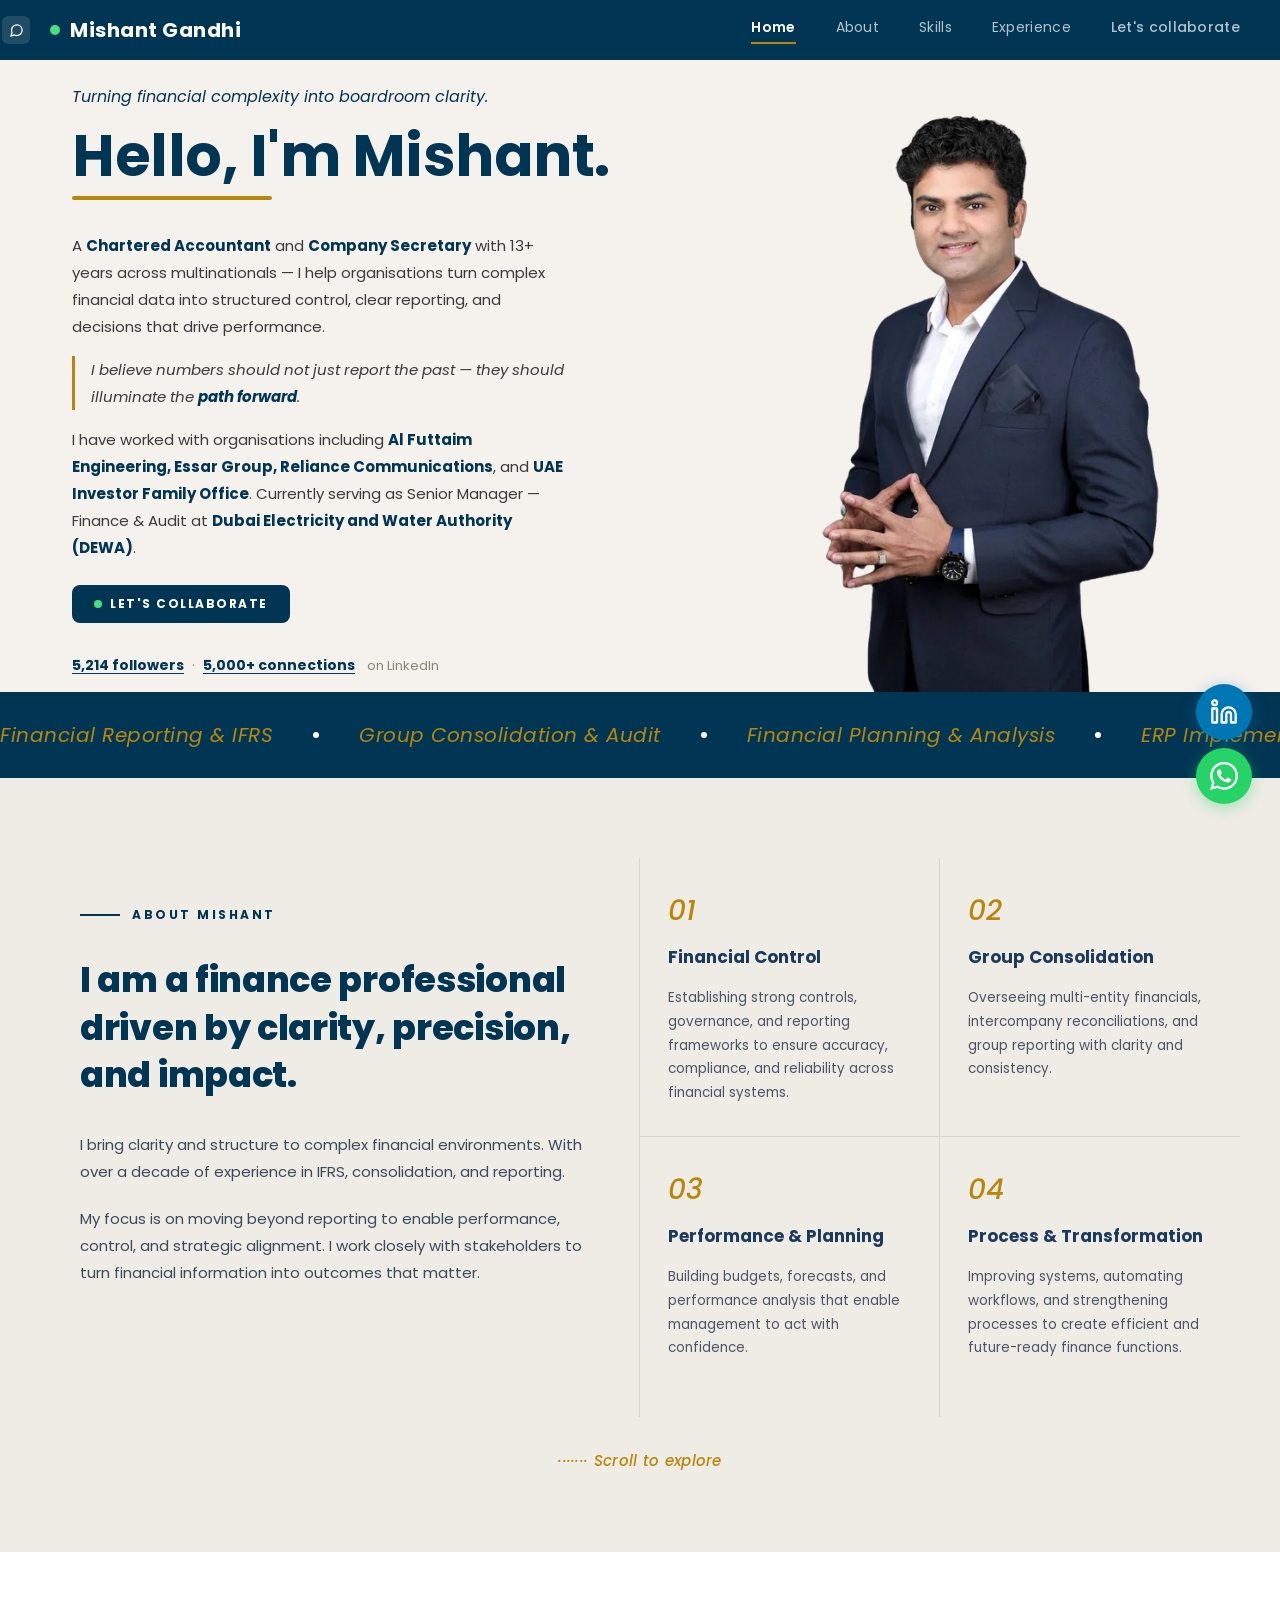
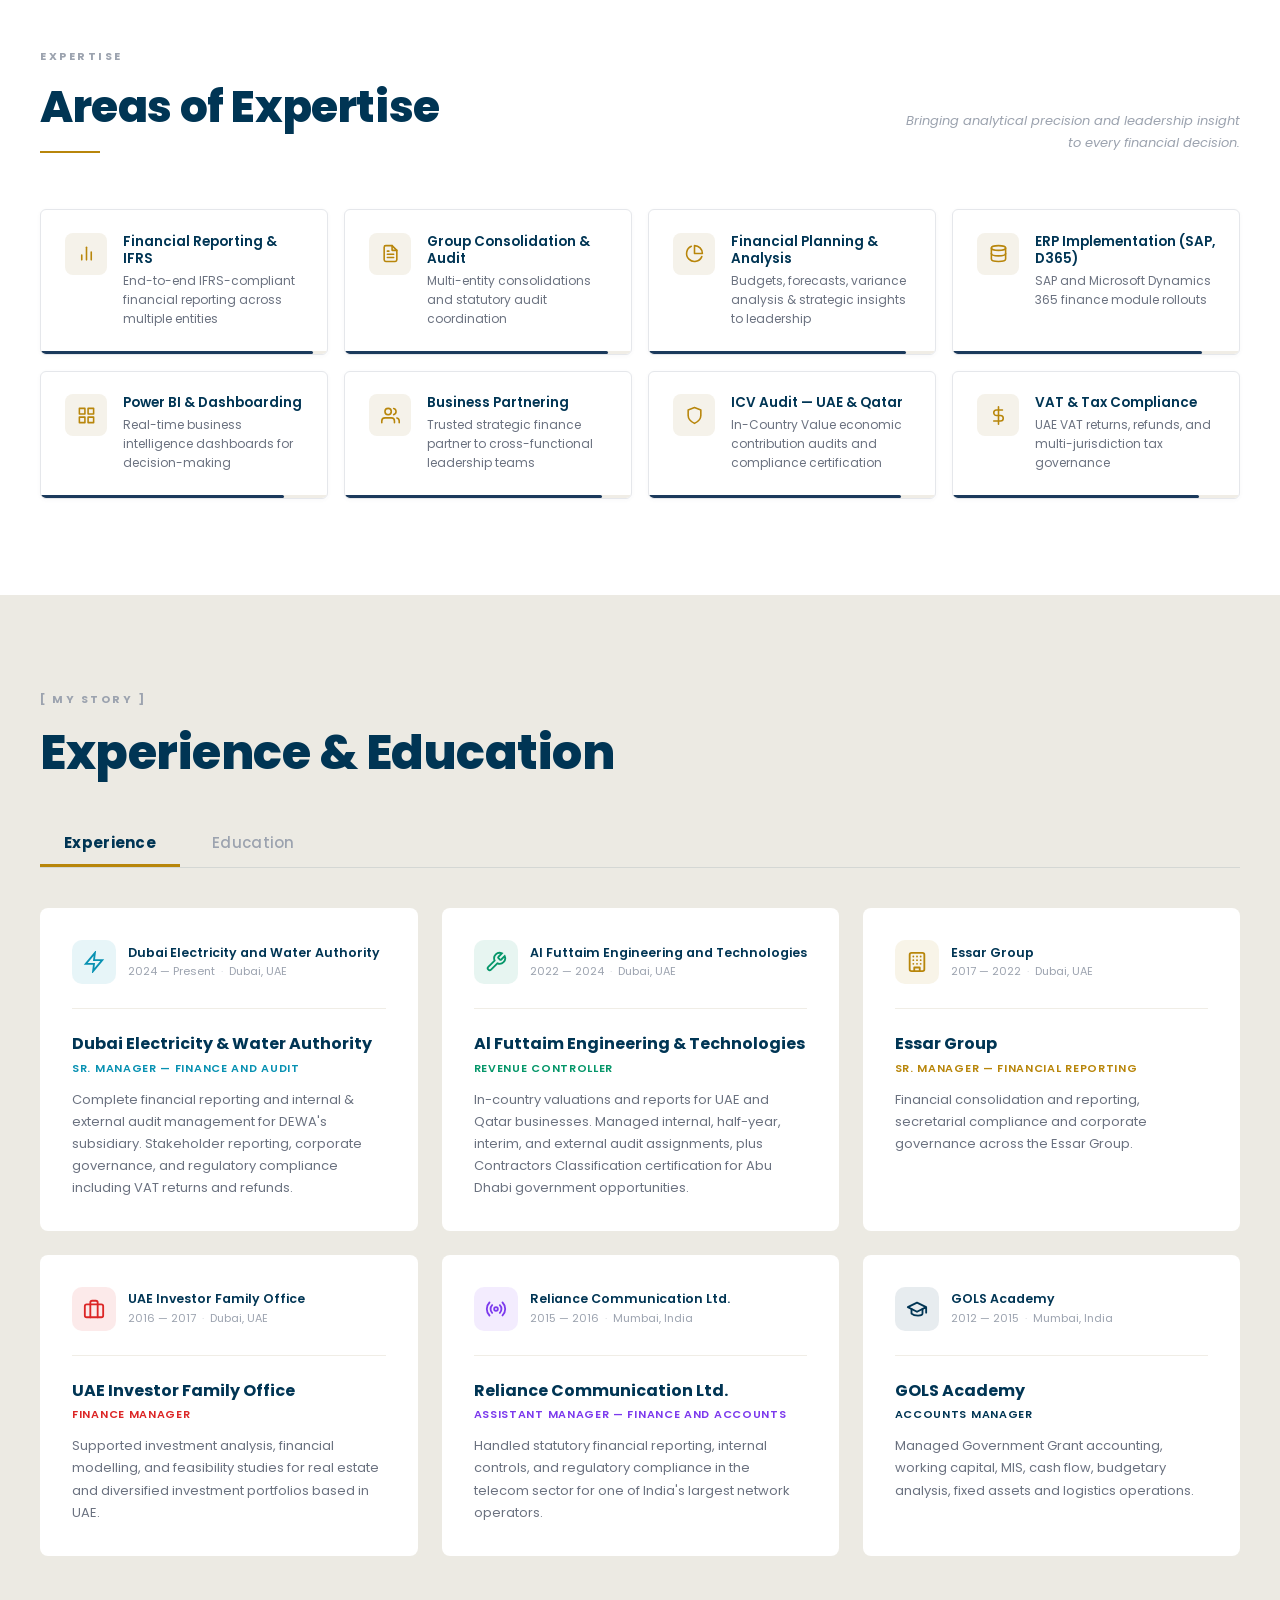
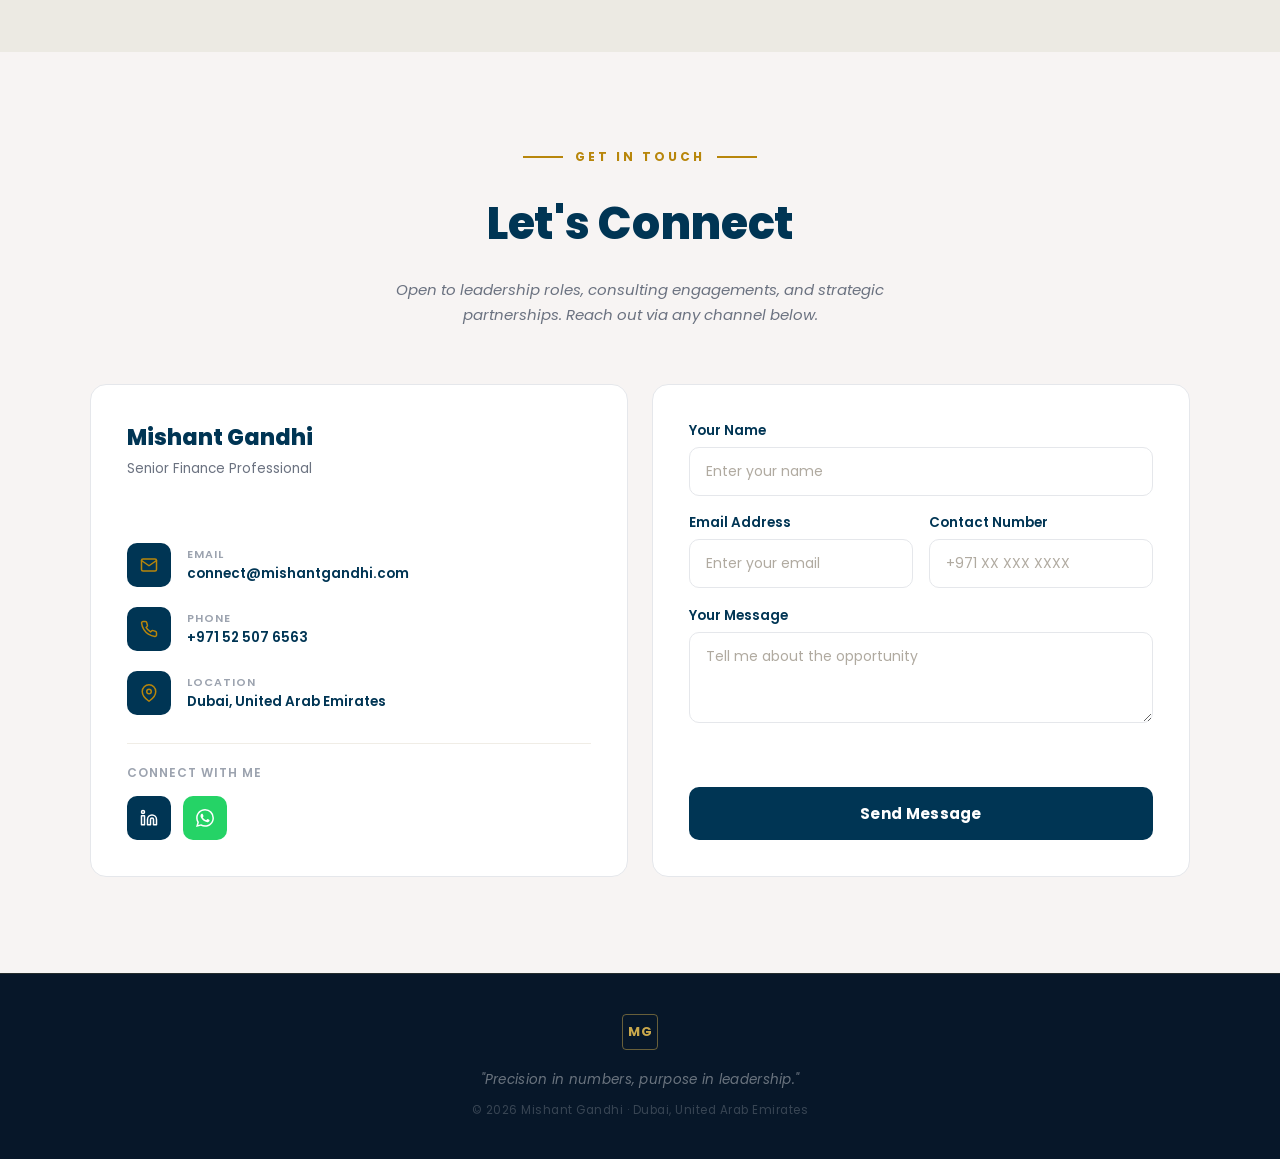
<file: frontend/public/netlify-deploy/index.html>
<!DOCTYPE html>
<html lang="en">
<head>
<meta charset="UTF-8">
<meta name="viewport" content="width=device-width, initial-scale=1.0">
<meta name="description" content="Mishant Gandhi — Senior Finance Professional, Chartered Accountant &amp; Company Secretary based in Dubai, UAE.">
<meta name="referrer" content="strict-origin-when-cross-origin">
<title>Mishant Gandhi | Finance Leader &amp; CA</title>
<link rel="preconnect" href="https://fonts.googleapis.com">
<link rel="preconnect" href="https://fonts.gstatic.com" crossorigin>
<link href="https://fonts.googleapis.com/css2?family=Poppins:ital,wght@0,300;0,400;0,500;0,600;0,700;0,800;1,300;1,400;1,500;1,600&display=swap" rel="stylesheet">
<style>
*{margin:0;padding:0;box-sizing:border-box;}
body{font-family:'Poppins',sans-serif;color:#1A1A2E;overflow-x:hidden;-webkit-font-smoothing:antialiased;-moz-osx-font-smoothing:grayscale;text-rendering:optimizeLegibility;}
html{scroll-behavior:smooth;overflow-x:hidden;}
a{text-decoration:none;}
img{display:block;}

/* ── Animations ── */
@keyframes greenPulse{0%,100%{box-shadow:0 0 0 0 rgba(74,222,128,.6);}50%{box-shadow:0 0 0 6px rgba(74,222,128,0);}}
@keyframes skillsScroll{0%{transform:translateX(0);}100%{transform:translateX(-50%);}}
@keyframes fadeInNav{from{opacity:0;}to{opacity:1;}}

/* ── Header ── */
.header{position:fixed;top:0;left:0;right:0;z-index:1000;background-color:#003554;transition:box-shadow 0.4s ease;padding:0 2rem;}
.header.scrolled{box-shadow:0 4px 20px rgba(0,0,0,.25);}
.header-inner{max-width:1200px;margin:0 auto;display:flex;align-items:center;justify-content:space-between;height:60px;position:relative;}
.header-left{display:flex;align-items:center;}
.header-icons{display:flex;align-items:center;gap:10px;margin-right:20px;margin-left:-76px;}
.header-icon{width:28px;height:28px;border-radius:6px;background-color:rgba(255,255,255,0.12);display:flex;align-items:center;justify-content:center;text-decoration:none;transition:background-color 0.25s ease;}
.header-icon.li:hover{background-color:#0077b5;}
.header-icon.wa:hover{background-color:#25D366;}
.header-logo{text-decoration:none;display:flex;align-items:center;gap:10px;}
.green-dot{width:10px;height:10px;border-radius:50%;background-color:#4ADE80;display:inline-block;flex-shrink:0;animation:greenPulse 2s ease-in-out infinite;}
.header-name{font-size:20px;font-weight:700;color:#FFFFFF;letter-spacing:0.5px;}
.desktop-nav{display:flex;gap:2.5rem;align-items:center;}
.nav-link{text-decoration:none;color:rgba(255,255,255,0.7);font-family:'Poppins',sans-serif;font-size:14px;font-weight:400;letter-spacing:0.3px;padding-bottom:4px;border-bottom:2px solid transparent;transition:color 0.3s ease,border-color 0.3s ease;}
.nav-link:hover{color:#FFFFFF;}
.nav-link.active{color:#FFFFFF;font-weight:600;border-bottom-color:#B8860B;}
.nav-collab{font-weight:500 !important;}
.nav-collab:hover{color:#B8860B !important;}
.mobile-menu-btn{display:none;background:none;border:none;cursor:pointer;color:#FFFFFF;padding:4px;}

/* ── Hero ── */
.hero{min-height:auto;background-color:#f5f1ed;display:flex;flex-direction:column;justify-content:center;position:relative;padding-top:60px;overflow:visible;}
.hero-grid{max-width:1200px;margin:0 auto;padding:1.5rem 2rem 0.5rem;width:100%;box-sizing:border-box;display:grid;grid-template-columns:1.2fr 0.8fr;gap:3rem;align-items:center;flex:1;}
.hero-welcome{font-style:italic;font-size:16px;color:#003554;margin:0 0 1rem;}
.hero h1{font-size:clamp(2.4rem,4.5vw,4.1rem);font-weight:700;color:#003554;line-height:1.1;margin:0 0 0.5rem;letter-spacing:-0.5px;}
.hero-bar{width:200px;height:4px;background-color:#B8860B;border-radius:2px;margin-bottom:2rem;}
.hero-body p{font-size:15px;color:#3A3A3A;line-height:1.8;margin:0 0 1rem;max-width:500px;font-family:'Poppins',sans-serif;}
.hero-body p.last-para{margin-bottom:1.5rem;}
.hero-body p strong{color:#003554;font-weight:700;}
.hero-quote{font-family:'Poppins',sans-serif;font-style:italic;font-size:clamp(1.1rem,2vw,1.35rem);color:#003554;line-height:1.7;margin:0 0 1rem;max-width:500px;border-left:3px solid #B8860B;padding-left:16px;}
.hero-quote strong{font-weight:700;}
.hero-btns{display:flex;gap:1rem;flex-wrap:wrap;align-items:center;margin-bottom:2rem;}
.btn-collab{background-color:#003554;color:#FFFFFF;border:none;padding:10px 22px;border-radius:8px;font-size:12px;font-weight:700;cursor:pointer;font-family:'Poppins',sans-serif;letter-spacing:1.5px;text-transform:uppercase;display:inline-flex;align-items:center;gap:8px;transition:background-color 0.3s ease,transform 0.2s ease;}
.btn-collab:hover{transform:translateY(-2px);}
.btn-cv{background-color:transparent;color:#003554;border:2px solid #003554;padding:9px 22px;border-radius:8px;font-size:12px;font-weight:700;cursor:pointer;font-family:'Poppins',sans-serif;letter-spacing:1.5px;text-transform:uppercase;display:inline-flex;align-items:center;gap:8px;text-decoration:none;transition:background-color 0.3s ease,color 0.3s ease,transform 0.2s ease;}
.btn-cv:hover{background-color:#003554;color:#FFFFFF;transform:translateY(-2px);}
.hero-stats{display:flex;align-items:center;gap:0.5rem;flex-wrap:wrap;margin-bottom:0.5rem;}
.hero-stats a{font-size:14px;font-weight:700;color:#003554;text-decoration:underline;text-underline-offset:3px;font-family:'Poppins',sans-serif;}
.hero-photo-area{display:flex;justify-content:center;align-items:flex-end;margin-bottom:-1.75rem;}
.hero-photo-area img{width:100%;height:auto;object-fit:contain;max-height:600px;max-width:480px;}

/* ── Skills Ribbon ── */
.ribbon{background-color:#003554;padding:1.75rem 0;overflow:hidden;position:relative;}
.ribbon-track{display:flex;align-items:center;gap:2.5rem;animation:skillsScroll 40s linear infinite;width:max-content;}
.ribbon-item{display:inline-flex;align-items:center;gap:2.5rem;}
.ribbon-item span.skill-text{font-family:'Poppins',sans-serif;font-style:italic;font-size:clamp(16px,2vw,20px);color:#B8860B;white-space:nowrap;letter-spacing:0.5px;}
.ribbon-item span.dot{width:6px;height:6px;border-radius:50%;background-color:#FFFFFF;display:inline-block;flex-shrink:0;}

/* ── About ── */
.about{background-color:#efece6;padding:5rem 2rem;}
.about-grid{max-width:1200px;margin:0 auto;display:grid;grid-template-columns:1fr 1fr;gap:0;border-radius:8px;overflow:hidden;}
.about-left{padding:3rem 3rem 3rem 2.5rem;border-right:1px solid rgba(66,86,100,0.15);display:flex;flex-direction:column;justify-content:space-between;}
.about-label{display:flex;align-items:center;gap:12px;margin-bottom:2rem;}
.about-label .line{width:40px;height:2px;background-color:#003554;display:inline-block;}
.about-label .text{font-family:'Poppins',sans-serif;font-size:12px;font-weight:700;letter-spacing:2.5px;text-transform:uppercase;color:#003554;}
.about h2{font-family:'Poppins',sans-serif;font-size:clamp(1.6rem,3vw,2.2rem);font-weight:800;color:#003554;line-height:1.35;margin:0 0 2rem;letter-spacing:-0.3px;}
.about-left p{font-family:'Poppins',sans-serif;font-size:15px;color:#3A4A5C;line-height:1.8;margin:0 0 1.25rem;}
.quad-grid{display:grid;grid-template-columns:1fr 1fr;grid-template-rows:1fr 1fr;}
.quad{padding:2rem 1.75rem;cursor:default;position:relative;z-index:1;transition:background-color 0.3s ease,transform 0.3s ease,box-shadow 0.3s ease;}
.quad.top{border-bottom:1px solid rgba(66,86,100,0.15);}
.quad.left{border-right:1px solid rgba(66,86,100,0.15);}
.quad:hover{background-color:#1B3A5C;transform:scale(1.02);box-shadow:0 8px 30px rgba(27,58,92,0.2);z-index:2;}
.quad .num{font-family:'Poppins',sans-serif;font-style:italic;font-size:28px;font-weight:500;color:#B8860B;display:block;margin-bottom:0.75rem;transition:color 0.3s ease;}
.quad:hover .num{color:#E8B931;}
.quad h3{font-family:'Poppins',sans-serif;font-size:17px;font-weight:700;color:#1B3A5C;margin:0 0 1rem;transition:color 0.3s ease;}
.quad:hover h3{color:#FFFFFF;}
.quad p{font-family:'Poppins',sans-serif;font-size:13.5px;color:#4A5568;line-height:1.75;margin:0;transition:color 0.3s ease;}
.quad:hover p{color:rgba(255,255,255,0.75);}
.scroll-explore{max-width:1200px;margin:0 auto;padding-top:2rem;display:flex;justify-content:center;}
.scroll-explore a{font-family:'Poppins',sans-serif;font-style:italic;font-size:15px;font-weight:500;color:#B8860B;letter-spacing:0.3px;text-decoration:none;display:flex;align-items:center;gap:10px;}

/* ── Skills Section ── */
.skills-sec{background-color:#FFFFFF;padding:6rem 2rem;}
.skills-sec .inner{max-width:1200px;margin:0 auto;}
.skills-header{margin-bottom:3.5rem;}
.skills-header .label{font-size:11px;font-weight:700;letter-spacing:2.5px;text-transform:uppercase;color:#9CA3AF;margin:0 0 0.6rem;}
.skills-header-row{display:flex;align-items:flex-end;justify-content:space-between;flex-wrap:wrap;gap:1rem;}
.skills-header h2{font-family:'Poppins',sans-serif;font-size:clamp(2rem,3.5vw,2.75rem);font-weight:800;color:#003554;margin:0 0 0.75rem;letter-spacing:-0.4px;}
.gold-bar{height:2px;width:60px;background-color:#B8860B;}
.skills-header .tagline{font-size:13px;color:#9CA3AF;font-style:italic;max-width:340px;text-align:right;line-height:1.65;margin:0;}
.skills-grid{display:grid;grid-template-columns:repeat(4,1fr);gap:1rem;}
.skill-card{display:flex;flex-direction:column;background-color:#FFFFFF;border:1px solid #E5E7EB;border-radius:6px;box-shadow:0 1px 4px rgba(66,86,100,0.04);transition:background-color 0.3s ease,border-color 0.3s ease,box-shadow 0.3s ease,transform 0.25s ease;cursor:default;overflow:hidden;}
.skill-card:hover{background-color:#003554;border-color:#003554;box-shadow:0 8px 24px rgba(66,86,100,0.15);transform:translateY(-3px);}
.skill-card .card-body{display:flex;align-items:flex-start;gap:1rem;padding:1.4rem 1.5rem;}
.skill-card .icon-box{flex-shrink:0;width:42px;height:42px;background-color:#F5F2EA;border-radius:8px;display:flex;align-items:center;justify-content:center;transition:background-color 0.3s ease;}
.skill-card:hover .icon-box{background-color:rgba(201,168,76,0.15);}
.skill-card .icon-box svg{transition:transform 0.3s ease;}
.skill-card:hover .icon-box svg{transform:scale(1.15);}
.skill-card h3{font-size:13.5px;font-weight:600;color:#003554;margin:0 0 0.3rem;line-height:1.3;transition:color 0.3s ease;}
.skill-card:hover h3{color:#FFFFFF;}
.skill-card .desc{font-size:12px;color:#6B7280;margin:0;line-height:1.55;transition:color 0.3s ease;}
.skill-card:hover .desc{color:rgba(255,255,255,0.58);}
.skill-bar{height:3px;background-color:#F0EDE6;margin-top:auto;transition:background-color 0.3s ease;}
.skill-card:hover .skill-bar{background-color:rgba(255,255,255,0.1);}
.skill-bar .fill{height:100%;background-color:#1B3A5C;border-radius:0 2px 2px 0;transition:background-color 0.3s ease;}
.skill-card:hover .skill-bar .fill{background-color:#B8860B;}

/* ── Experience/Education ── */
.exp-sec{background-color:#ECEAE3;padding:6rem 2rem;}
.exp-sec .inner{max-width:1200px;margin:0 auto;}
.exp-sec .label{font-size:11px;font-weight:700;letter-spacing:2.5px;text-transform:uppercase;color:#9CA3AF;margin:0 0 0.6rem;}
.exp-sec h2{font-family:'Poppins',sans-serif;font-size:clamp(2.2rem,4vw,3rem);font-weight:800;color:#003554;margin:0;letter-spacing:-0.5px;}
.tab-bar{display:flex;gap:0.5rem;margin-bottom:2.5rem;border-bottom:1px solid rgba(0,53,84,0.1);}
.tab-btn{background-color:transparent;border:none;padding:10px 24px;font-size:15px;font-weight:500;color:#9CA3AF;cursor:pointer;font-family:'Poppins',sans-serif;border-bottom:3px solid transparent;transition:color 0.3s ease,border-color 0.3s ease;letter-spacing:0.3px;}
.tab-btn.active{font-weight:700;color:#003554;border-bottom-color:#B8860B;}
.exp-card-grid{display:grid;grid-template-columns:repeat(3,1fr);gap:1.5rem;}
.exp-card{background-color:#FFFFFF;border-radius:8px;padding:2rem;transition:transform 0.3s ease,box-shadow 0.3s ease;cursor:default;display:flex;flex-direction:column;gap:1.5rem;}
.exp-card:hover{transform:translateY(-6px);box-shadow:0 16px 40px rgba(15,34,68,0.12);}
.exp-card .top{display:flex;align-items:center;gap:0.75rem;}
.exp-card .icon-wrap{width:44px;height:44px;border-radius:10px;display:flex;align-items:center;justify-content:center;flex-shrink:0;}
.exp-card .company-name{font-size:12.5px;font-weight:600;color:#003554;line-height:1.3;white-space:nowrap;overflow:hidden;text-overflow:ellipsis;}
.exp-card .meta{display:flex;align-items:center;gap:6px;margin-top:2px;}
.exp-card .meta span{font-size:11px;color:#9CA3AF;}
.exp-card .meta .sep{color:#D1D5DB;}
.exp-card .line{height:1px;background-color:#F0EDE6;}
.exp-card .display-name{font-size:1rem;font-weight:700;color:#003554;margin:0 0 0.3rem;line-height:1.35;}
.exp-card .role{font-size:11px;font-weight:600;text-transform:uppercase;letter-spacing:0.7px;margin-bottom:0.75rem;word-break:break-word;overflow-wrap:break-word;}
.exp-card .desc{font-size:13px;color:#6B7280;line-height:1.7;margin:0;}
.cred-grid{display:grid;grid-template-columns:repeat(4,1fr);gap:1.5rem;}
.cred-card{background-color:#F4F5F8;border-radius:16px;padding:2.25rem 1.5rem 2rem;display:flex;flex-direction:column;align-items:center;text-align:center;transition:transform 0.3s ease,box-shadow 0.3s ease;}
.cred-card:hover{transform:translateY(-6px);box-shadow:0 12px 32px rgba(15,34,68,0.1);}
.cred-card .circle{width:80px;height:80px;border-radius:50%;background-color:#003554;display:flex;align-items:center;justify-content:center;margin-bottom:1.5rem;box-shadow:0 6px 20px rgba(15,34,68,0.25);}
.cred-card h3{font-size:15px;font-weight:700;color:#003554;margin:0 0 0.5rem;line-height:1.35;}
.cred-card .inst{font-size:12.5px;color:#6B7280;margin:0;line-height:1.5;}
.edu-header{text-align:center;margin-bottom:2.5rem;}
.edu-header h3{font-family:'Poppins',sans-serif;font-size:clamp(1.5rem,3vw,2rem);font-weight:700;color:#003554;margin:0 0 0.75rem;}
.edu-header p{font-size:15px;color:#6B7280;max-width:620px;margin:0 auto;line-height:1.7;}

/* ── Contact ── */
.contact-sec{background-color:#f7f4f3;padding:6rem 2rem;position:relative;overflow:hidden;}
.contact-sec .inner{max-width:1100px;margin:0 auto;}
.contact-header{text-align:center;margin-bottom:3.5rem;}
.divider-row{display:flex;align-items:center;justify-content:center;gap:12px;margin-bottom:1.5rem;}
.gold-line{width:40px;height:2px;background-color:#B8860B;display:inline-block;}
.gold-label{font-family:'Poppins',sans-serif;font-size:12px;font-weight:700;letter-spacing:3px;text-transform:uppercase;color:#B8860B;}
.contact-sec h2{font-family:'Poppins',sans-serif;font-size:clamp(2rem,4vw,2.8rem);font-weight:800;color:#003554;margin:0 0 1.25rem;letter-spacing:-0.3px;}
.contact-sec .sub{font-size:15px;color:#6B7280;font-style:italic;max-width:550px;margin:0 auto;line-height:1.7;}
.connect-grid{display:grid;grid-template-columns:1fr 1fr;gap:1.5rem;align-items:stretch;}
.contact-card{background-color:#FFFFFF;border:1.5px solid #E5E7EB;border-radius:16px;padding:2.25rem;display:flex;flex-direction:column;}
.contact-card .card-name{font-size:22px;font-weight:800;color:#003554;margin:0 0 0.3rem;}
.contact-card .card-title{font-size:13.5px;color:#6B7280;margin:0;}
.contact-items{display:flex;flex-direction:column;gap:1.25rem;flex:1;margin-top:2rem;}
.contact-item{display:flex;align-items:center;gap:1rem;text-decoration:none;}
.ci-icon{width:44px;height:44px;border-radius:10px;background-color:#003554;display:flex;align-items:center;justify-content:center;flex-shrink:0;}
.ci-label{font-size:11px;color:#9CA3AF;text-transform:uppercase;letter-spacing:1px;margin-bottom:2px;font-weight:600;}
.ci-value{font-size:13.5px;font-weight:600;color:#003554;line-height:1.3;word-break:break-word;}
.contact-sep{height:1px;background-color:#F0EDE6;margin:1.75rem 0 1.25rem;}
.connect-label{font-size:12px;color:#9CA3AF;text-transform:uppercase;letter-spacing:1px;margin:0 0 0.875rem;font-weight:600;}
.social-row{display:flex;gap:0.75rem;}
.social-btn{display:inline-flex;align-items:center;justify-content:center;width:44px;height:44px;border-radius:10px;text-decoration:none;transition:background-color 0.3s ease,transform 0.2s ease;}
.social-btn.linkedin{background-color:#003554;}
.social-btn.linkedin:hover{background-color:#B8860B;transform:translateY(-2px);}
.social-btn.whatsapp{background-color:#25D366;}
.social-btn.whatsapp:hover{transform:translateY(-2px);}
.form-card{background-color:#FFFFFF;border:1.5px solid #E5E7EB;border-radius:16px;padding:2.25rem;display:flex;flex-direction:column;}
.form-card form{display:flex;flex-direction:column;gap:1.1rem;flex:1;}
.form-card label{display:block;font-size:13.5px;font-weight:600;color:#003554;margin-bottom:6px;}
.form-input{width:100%;box-sizing:border-box;padding:13px 16px;border:1.5px solid #E5E7EB;border-radius:10px;font-size:14px;font-family:'Poppins',sans-serif;color:#1A1A2E;outline:none;background-color:#FFFFFF;transition:border-color 0.25s ease;}
.form-input:focus{border-color:#003554;}
.form-input::placeholder{color:#B0AAA0;}
textarea.form-input{resize:vertical;min-height:80px;font-family:'Poppins',sans-serif;}
.form-row{display:grid;grid-template-columns:1fr 1fr;gap:1rem;}
.submit-btn{width:100%;padding:15px;background-color:#003554;color:#FFFFFF;border:none;border-radius:10px;font-size:15px;font-weight:700;cursor:pointer;font-family:'Poppins',sans-serif;letter-spacing:0.3px;margin-top:auto;transition:background-color 0.3s ease,color 0.3s ease,transform 0.2s ease;}
.submit-btn:hover{background-color:#B8860B;color:#003554;transform:translateY(-1px);}

/* ── Footer ── */
.footer{background-color:#071729;padding:2.5rem 2rem;text-align:center;border-top:1px solid rgba(201,168,76,0.15);}
.footer .mono{width:36px;height:36px;border:1.5px solid rgba(201,168,76,0.5);border-radius:4px;display:flex;align-items:center;justify-content:center;font-weight:700;font-size:13px;color:#C9A84C;margin:0 auto 1.25rem;letter-spacing:0.5px;}
.footer .quote{font-size:13.5px;color:rgba(255,255,255,0.4);font-style:italic;margin:0 0 0.75rem;letter-spacing:0.3px;}
.footer .copy{font-size:11.5px;color:rgba(255,255,255,0.2);margin:0;letter-spacing:0.5px;}

/* ── WhatsApp FAB ── */
.li-fab{position:fixed;bottom:160px;right:28px;z-index:900;width:56px;height:56px;border-radius:50%;background-color:#0077b5;display:flex;align-items:center;justify-content:center;box-shadow:0 4px 16px rgba(0,119,181,0.4);transition:transform 0.3s ease,box-shadow 0.3s ease;text-decoration:none;}
.li-fab:hover{transform:scale(1.1);box-shadow:0 6px 24px rgba(0,119,181,0.5);}
.wa-fab{position:fixed;bottom:96px;right:28px;z-index:900;width:56px;height:56px;border-radius:50%;background-color:#25D366;display:flex;align-items:center;justify-content:center;box-shadow:0 4px 16px rgba(37,211,102,0.4);transition:transform 0.3s ease,box-shadow 0.3s ease;text-decoration:none;}
.wa-fab:hover{transform:scale(1.1);box-shadow:0 6px 24px rgba(37,211,102,0.5);}

/* ── Mobile Overlay ── */
.mobile-overlay{display:none;position:fixed;top:0;left:0;right:0;bottom:0;z-index:999;background-color:#003554;flex-direction:column;align-items:center;justify-content:center;gap:2rem;animation:fadeInNav 0.3s ease;}
.mobile-overlay.open{display:flex;}
.mobile-overlay a{color:#FFFFFF;font-family:'Poppins',sans-serif;font-size:24px;font-weight:500;letter-spacing:0.5px;transition:color 0.3s ease;text-decoration:none;}
.mobile-overlay .close-btn{position:absolute;top:18px;right:2rem;background:none;border:none;color:#FFFFFF;cursor:pointer;font-size:28px;padding:4px;}

/* ── Responsive ── */
@media(max-width:1024px){
  .skills-grid{grid-template-columns:repeat(2,1fr) !important;}
  .cred-grid{grid-template-columns:repeat(2,1fr) !important;}
  .exp-card-grid{grid-template-columns:repeat(2,1fr) !important;}
}
@media(max-width:768px){
  .exp-card-grid{grid-template-columns:1fr !important;}
}
@media(max-width:900px){
  .desktop-nav{display:none !important;}
  .mobile-menu-btn{display:block !important;}
  .hero-grid{grid-template-columns:1fr !important;padding-top:2rem !important;}
  .hero-photo-area{order:-1;max-width:280px;margin:0 auto;}
  .about-grid{grid-template-columns:1fr !important;}
  .connect-grid{grid-template-columns:1fr !important;}
  .header-icons{margin-left:0 !important;margin-right:12px !important;}
}
@media(max-width:640px){
  .skills-grid{grid-template-columns:1fr !important;}
  .cred-grid{grid-template-columns:1fr !important;}
  .exp-card-grid{grid-template-columns:1fr !important;}
  .skills-header .tagline{text-align:left !important;}
  .form-row{grid-template-columns:1fr !important;}
  .wa-fab,.li-fab{width:44px !important;height:44px !important;right:16px !important;}
  .li-fab{bottom:124px !important;}
  .wa-fab{bottom:72px !important;}
  .wa-fab svg,.li-fab svg{width:22px !important;height:22px !important;}
}
</style>
</head>
<body>

<!-- HEADER -->
<header class="header" id="siteHeader">
<div class="header-inner">
  <div class="header-left">
    <div class="header-icons">
      <a href="https://www.linkedin.com/in/mishantgandhi" target="_blank" rel="noopener noreferrer" class="header-icon li">
        <svg width="15" height="15" viewBox="0 0 24 24" fill="none" stroke="#FFFFFF" stroke-width="2" stroke-linecap="round" stroke-linejoin="round"><path d="M16 8a6 6 0 0 1 6 6v7h-4v-7a2 2 0 0 0-2-2 2 2 0 0 0-2 2v7h-4v-7a6 6 0 0 1 6-6z"/><rect x="2" y="9" width="4" height="12"/><circle cx="4" cy="4" r="2"/></svg>
      </a>
      <a href="https://wa.me/971525076563" target="_blank" rel="noopener noreferrer" class="header-icon wa">
        <svg width="15" height="15" viewBox="0 0 24 24" fill="none" stroke="#FFFFFF" stroke-width="2" stroke-linecap="round" stroke-linejoin="round"><path d="M21 11.5a8.38 8.38 0 0 1-.9 3.8 8.5 8.5 0 0 1-7.6 4.7 8.38 8.38 0 0 1-3.8-.9L3 21l1.9-5.7a8.38 8.38 0 0 1-.9-3.8 8.5 8.5 0 0 1 4.7-7.6 8.38 8.38 0 0 1 3.8-.9h.5a8.48 8.48 0 0 1 8 8v.5z"/></svg>
      </a>
    </div>
    <a href="#hero" class="header-logo" onclick="event.preventDefault();window.scrollTo({top:0,behavior:'smooth'});">
      <span class="green-dot"></span>
      <span class="header-name">Mishant Gandhi</span>
    </a>
  </div>
  <nav class="desktop-nav" id="desktopNav">
    <a href="#hero" class="nav-link active" data-id="hero" onclick="navClick(event,this)">Home</a>
    <a href="#about-me" class="nav-link" data-id="about-me" onclick="navClick(event,this)">About</a>
    <a href="#skills" class="nav-link" data-id="skills" onclick="navClick(event,this)">Skills</a>
    <a href="#experience" class="nav-link" data-id="experience" onclick="navClick(event,this)">Experience</a>
    <a href="#connect" class="nav-link nav-collab" data-id="connect" onclick="navClick(event,this)">Let's collaborate</a>
  </nav>
  <button class="mobile-menu-btn" onclick="toggleMobile()">
    <svg width="24" height="24" viewBox="0 0 24 24" fill="none" stroke="currentColor" stroke-width="2" stroke-linecap="round" stroke-linejoin="round"><line x1="3" y1="12" x2="21" y2="12"/><line x1="3" y1="6" x2="21" y2="6"/><line x1="3" y1="18" x2="21" y2="18"/></svg>
  </button>
</div>
</header>

<!-- Mobile Overlay -->
<div class="mobile-overlay" id="mobileOverlay">
  <button class="close-btn" onclick="toggleMobile()">&times;</button>
  <a href="#hero" onclick="mobileNav(event,'#hero')">Home</a>
  <a href="#about-me" onclick="mobileNav(event,'#about-me')">About</a>
  <a href="#skills" onclick="mobileNav(event,'#skills')">Skills</a>
  <a href="#experience" onclick="mobileNav(event,'#experience')">Experience</a>
  <a href="#connect" onclick="mobileNav(event,'#connect')" style="color:#B8860B;font-weight:600;">Let's collaborate</a>
</div>

<!-- HERO -->
<section id="hero" class="hero">
<div class="hero-grid">
  <div>
    <p class="hero-welcome">Turning financial complexity into boardroom clarity.</p>
    <h1>Hello, I'm Mishant.</h1>
    <div class="hero-bar"></div>
    <div class="hero-body">
      <p>A <strong>Chartered Accountant</strong> and <strong>Company Secretary</strong> with 13+ years across multinationals — I help organisations turn complex financial data into structured control, clear reporting, and decisions that drive performance.</p>
      <p class="hero-quote"><em>I believe numbers should not just report the past — they should illuminate the <strong>path forward</strong>.</em></p>
      <p class="last-para">I have worked with organisations including <strong>Al Futtaim Engineering, Essar Group, Reliance Communications</strong>, and <strong>UAE Investor Family Office</strong>. Currently serving as Senior Manager — Finance &amp; Audit at <strong>Dubai Electricity and Water Authority (DEWA)</strong>.</p>
    </div>
    <div class="hero-btns">
      <button class="btn-collab" onclick="document.querySelector('#connect').scrollIntoView({behavior:'smooth'})">
        <span class="green-dot" style="width:8px;height:8px;"></span> Let's Collaborate
      </button>
    </div>
    <div class="hero-stats">
      <a href="https://www.linkedin.com/in/mishantgandhi" target="_blank" rel="noopener noreferrer">5,214 followers</a>
      <span style="color:#8A8577;font-size:14px;">&middot;</span>
      <a href="https://www.linkedin.com/in/mishantgandhi" target="_blank" rel="noopener noreferrer">5,000+ connections</a>
      <span style="font-size:13px;color:#8A8577;margin-left:4px;font-family:'Poppins',sans-serif;">on LinkedIn</span>
    </div>
  </div>
  <div class="hero-photo-area">
    <div style="width:100%;max-width:480px;display:flex;align-items:flex-end;justify-content:center;">
    <picture>
      <source srcset="mishant-photo.webp" type="image/webp">
      <img src="mishant-photo.png" alt="Mishant Gandhi" loading="eager">
    </picture>
    </div>
  </div>
</div>
</section>

<!-- SKILLS RIBBON -->
<section class="ribbon">
<div class="ribbon-track" id="ribbonTrack"></div>
</section>

<!-- ABOUT -->
<section id="about-me" class="about">
<div class="about-grid">
  <div class="about-left">
    <div>
      <div class="about-label"><span class="line"></span><span class="text">About Mishant</span></div>
      <h2>I am a finance professional driven by clarity, precision, and impact.</h2>
      <p>I bring clarity and structure to complex financial environments. With over a decade of experience in IFRS, consolidation, and reporting.</p>
      <p>My focus is on moving beyond reporting to enable performance, control, and strategic alignment. I work closely with stakeholders to turn financial information into outcomes that matter.</p>
    </div>
  </div>
  <div class="quad-grid">
    <div class="quad top left"><span class="num">01</span><h3>Financial Control</h3><p>Establishing strong controls, governance, and reporting frameworks to ensure accuracy, compliance, and reliability across financial systems.</p></div>
    <div class="quad top"><span class="num">02</span><h3>Group Consolidation</h3><p>Overseeing multi-entity financials, intercompany reconciliations, and group reporting with clarity and consistency.</p></div>
    <div class="quad left"><span class="num">03</span><h3>Performance &amp; Planning</h3><p>Building budgets, forecasts, and performance analysis that enable management to act with confidence.</p></div>
    <div class="quad"><span class="num">04</span><h3>Process &amp; Transformation</h3><p>Improving systems, automating workflows, and strengthening processes to create efficient and future-ready finance functions.</p></div>
  </div>
</div>
<div class="scroll-explore"><a href="#skills" onclick="event.preventDefault();document.querySelector('#skills').scrollIntoView({behavior:'smooth'});">······· Scroll to explore</a></div>
</section>

<!-- SKILLS -->
<section id="skills" class="skills-sec">
<div class="inner">
  <div class="skills-header">
    <p class="label">Expertise</p>
    <div class="skills-header-row">
      <div>
        <h2>Areas of Expertise</h2>
        <div class="gold-bar"></div>
      </div>
      <p class="tagline">Bringing analytical precision and leadership insight to every financial decision.</p>
    </div>
  </div>
  <div class="skills-grid" id="skillsGrid"></div>
</div>
</section>

<!-- EXPERIENCE / EDUCATION -->
<section id="experience" class="exp-sec">
<div class="inner">
  <div style="margin-bottom:2rem;">
    <p class="label">[ MY STORY ]</p>
    <h2>Experience &amp; Education</h2>
  </div>
  <div class="tab-bar">
    <button class="tab-btn active" id="tabExp" onclick="switchTab('experience')">Experience</button>
    <button class="tab-btn" id="tabEdu" onclick="switchTab('education')">Education</button>
  </div>
  <div id="expContent"></div>
  <div id="eduContent" style="display:none;"></div>
</div>
</section>

<!-- CONTACT -->
<section id="connect" class="contact-sec">
<div class="inner">
  <div class="contact-header">
    <div class="divider-row"><span class="gold-line"></span><span class="gold-label">Get in Touch</span><span class="gold-line"></span></div>
    <h2>Let's Connect</h2>
    <p class="sub">Open to leadership roles, consulting engagements, and strategic partnerships. Reach out via any channel below.</p>
  </div>
  <div class="connect-grid">
    <div class="contact-card">
      <div style="margin-bottom:2rem;"><div class="card-name">Mishant Gandhi</div><div class="card-title">Senior Finance Professional</div></div>
      <div class="contact-items">
        <a href="mailto:connect@mishantgandhi.com" class="contact-item">
          <div class="ci-icon"><svg width="18" height="18" viewBox="0 0 24 24" fill="none" stroke="#B8860B" stroke-width="2" stroke-linecap="round" stroke-linejoin="round"><path d="M4 4h16c1.1 0 2 .9 2 2v12c0 1.1-.9 2-2 2H4c-1.1 0-2-.9-2-2V6c0-1.1.9-2 2-2z"/><polyline points="22,6 12,13 2,6"/></svg></div>
          <div><div class="ci-label">Email</div><div class="ci-value">connect@mishantgandhi.com</div></div>
        </a>
        <a href="tel:+971525076563" class="contact-item">
          <div class="ci-icon"><svg width="18" height="18" viewBox="0 0 24 24" fill="none" stroke="#B8860B" stroke-width="2" stroke-linecap="round" stroke-linejoin="round"><path d="M22 16.92v3a2 2 0 0 1-2.18 2 19.79 19.79 0 0 1-8.63-3.07 19.5 19.5 0 0 1-6-6 19.79 19.79 0 0 1-3.07-8.67A2 2 0 0 1 4.11 2h3a2 2 0 0 1 2 1.72 12.84 12.84 0 0 0 .7 2.81 2 2 0 0 1-.45 2.11L8.09 9.91a16 16 0 0 0 6 6l1.27-1.27a2 2 0 0 1 2.11-.45 12.84 12.84 0 0 0 2.81.7A2 2 0 0 1 22 16.92z"/></svg></div>
          <div><div class="ci-label">Phone</div><div class="ci-value">+971 52 507 6563</div></div>
        </a>
        <div class="contact-item">
          <div class="ci-icon"><svg width="18" height="18" viewBox="0 0 24 24" fill="none" stroke="#B8860B" stroke-width="2" stroke-linecap="round" stroke-linejoin="round"><path d="M21 10c0 7-9 13-9 13s-9-6-9-13a9 9 0 0 1 18 0z"/><circle cx="12" cy="10" r="3"/></svg></div>
          <div><div class="ci-label">Location</div><div class="ci-value">Dubai, United Arab Emirates</div></div>
        </div>
      </div>
      <div class="contact-sep"></div>
      <p class="connect-label">Connect with me</p>
      <div class="social-row">
        <a href="https://www.linkedin.com/in/mishantgandhi" target="_blank" rel="noopener noreferrer" class="social-btn linkedin"><svg width="18" height="18" viewBox="0 0 24 24" fill="none" stroke="#FFF" stroke-width="2" stroke-linecap="round" stroke-linejoin="round"><path d="M16 8a6 6 0 0 1 6 6v7h-4v-7a2 2 0 0 0-2-2 2 2 0 0 0-2 2v7h-4v-7a6 6 0 0 1 6-6z"/><rect x="2" y="9" width="4" height="12"/><circle cx="4" cy="4" r="2"/></svg></a>
        <a href="https://wa.me/971525076563" target="_blank" rel="noopener noreferrer" class="social-btn whatsapp"><svg width="18" height="18" viewBox="0 0 24 24" fill="white"><path d="M17.472 14.382c-.297-.149-1.758-.867-2.03-.967-.273-.099-.471-.148-.67.15-.197.297-.767.966-.94 1.164-.173.199-.347.223-.644.075-.297-.15-1.255-.463-2.39-1.475-.883-.788-1.48-1.761-1.653-2.059-.173-.297-.018-.458.13-.606.134-.133.298-.347.446-.52.149-.174.198-.298.298-.497.099-.198.05-.371-.025-.52-.075-.149-.669-1.612-.916-2.207-.242-.579-.487-.5-.669-.51-.173-.008-.371-.01-.57-.01-.198 0-.52.074-.792.372-.272.297-1.04 1.016-1.04 2.479 0 1.462 1.065 2.875 1.213 3.074.149.198 2.096 3.2 5.077 4.487.709.306 1.262.489 1.694.625.712.227 1.36.195 1.871.118.571-.085 1.758-.719 2.006-1.413.248-.694.248-1.289.173-1.413-.074-.124-.272-.198-.57-.347m-5.421 7.403h-.004a9.87 9.87 0 01-5.031-1.378l-.361-.214-3.741.982.998-3.648-.235-.374a9.86 9.86 0 01-1.51-5.26c.001-5.45 4.436-9.884 9.888-9.884 2.64 0 5.122 1.03 6.988 2.898a9.825 9.825 0 012.893 6.994c-.003 5.45-4.437 9.884-9.885 9.884m8.413-18.297A11.815 11.815 0 0012.05 0C5.495 0 .16 5.335.157 11.892c0 2.096.547 4.142 1.588 5.945L.057 24l6.305-1.654a11.882 11.882 0 005.683 1.448h.005c6.554 0 11.89-5.335 11.893-11.893a11.821 11.821 0 00-3.48-8.413z"/></svg></a>
      </div>
    </div>
    <div class="form-card">
      <form id="contactForm" onsubmit="handleContact(event)">
        <div><label>Your Name</label><input type="text" id="cName" class="form-input" placeholder="Enter your name" required maxlength="100"></div>
        <div class="form-row">
          <div><label>Email Address</label><input type="email" id="cEmail" class="form-input" placeholder="Enter your email" required maxlength="254"></div>
          <div><label>Contact Number</label><input type="tel" id="cPhone" class="form-input" placeholder="+971 XX XXX XXXX" maxlength="20"></div>
        </div>
        <div><label>Your Message</label><textarea id="cMsg" class="form-input" placeholder="Tell me about the opportunity" rows="3" maxlength="2000"></textarea></div>
        <button type="submit" class="submit-btn">Send Message</button>
      </form>
    </div>
  </div>
</div>
</section>

<!-- FOOTER -->
<footer class="footer">
<div style="max-width:1200px;margin:0 auto;">
  <div class="mono">MG</div>
  <p class="quote">"Precision in numbers, purpose in leadership."</p>
  <p class="copy">&copy; <script>document.write(new Date().getFullYear())</script> Mishant Gandhi &middot; Dubai, United Arab Emirates</p>
</div>
</footer>

<!-- LINKEDIN FAB -->
<a href="https://www.linkedin.com/in/mishantgandhi" target="_blank" rel="noopener noreferrer" class="li-fab">
<svg width="28" height="28" viewBox="0 0 24 24" fill="none" stroke="#FFFFFF" stroke-width="2" stroke-linecap="round" stroke-linejoin="round"><path d="M16 8a6 6 0 0 1 6 6v7h-4v-7a2 2 0 0 0-2-2 2 2 0 0 0-2 2v7h-4v-7a6 6 0 0 1 6-6z"/><rect x="2" y="9" width="4" height="12"/><circle cx="4" cy="4" r="2"/></svg>
</a>

<!-- WHATSAPP FAB -->
<a href="https://wa.me/971525076563" target="_blank" rel="noopener noreferrer" class="wa-fab">
<svg width="28" height="28" viewBox="0 0 24 24" fill="white"><path d="M17.472 14.382c-.297-.149-1.758-.867-2.03-.967-.273-.099-.471-.148-.67.15-.197.297-.767.966-.94 1.164-.173.199-.347.223-.644.075-.297-.15-1.255-.463-2.39-1.475-.883-.788-1.48-1.761-1.653-2.059-.173-.297-.018-.458.13-.606.134-.133.298-.347.446-.52.149-.174.198-.298.298-.497.099-.198.05-.371-.025-.52-.075-.149-.669-1.612-.916-2.207-.242-.579-.487-.5-.669-.51-.173-.008-.371-.01-.57-.01-.198 0-.52.074-.792.372-.272.297-1.04 1.016-1.04 2.479 0 1.462 1.065 2.875 1.213 3.074.149.198 2.096 3.2 5.077 4.487.709.306 1.262.489 1.694.625.712.227 1.36.195 1.871.118.571-.085 1.758-.719 2.006-1.413.248-.694.248-1.289.173-1.413-.074-.124-.272-.198-.57-.347m-5.421 7.403h-.004a9.87 9.87 0 01-5.031-1.378l-.361-.214-3.741.982.998-3.648-.235-.374a9.86 9.86 0 01-1.51-5.26c.001-5.45 4.436-9.884 9.888-9.884 2.64 0 5.122 1.03 6.988 2.898a9.825 9.825 0 012.893 6.994c-.003 5.45-4.437 9.884-9.885 9.884m8.413-18.297A11.815 11.815 0 0012.05 0C5.495 0 .16 5.335.157 11.892c0 2.096.547 4.142 1.588 5.945L.057 24l6.305-1.654a11.882 11.882 0 005.683 1.448h.005c6.554 0 11.89-5.335 11.893-11.893a11.821 11.821 0 00-3.48-8.413z"/></svg>
</a>

<script>
// ── Ribbon ──
(function(){
  var skills=['Financial Reporting & IFRS','Group Consolidation & Audit','Financial Planning & Analysis','ERP Implementation (SAP, D365)','Power BI & Dashboarding','Business Partnering','ICV Audit — UAE & Qatar','VAT & Tax Compliance'];
  var doubled=[...skills,...skills];
  var t=document.getElementById('ribbonTrack');
  t.innerHTML=doubled.map(function(s){return '<span class="ribbon-item"><span class="skill-text">'+s+'</span><span class="dot"></span></span>';}).join('');
})();

// ── Skills Grid ──
(function(){
  var data=[
    {icon:'<svg width="19" height="19" viewBox="0 0 24 24" fill="none" stroke="#B8860B" stroke-width="2" stroke-linecap="round" stroke-linejoin="round"><line x1="18" y1="20" x2="18" y2="10"/><line x1="12" y1="20" x2="12" y2="4"/><line x1="6" y1="20" x2="6" y2="14"/></svg>',title:'Financial Reporting & IFRS',desc:'End-to-end IFRS-compliant financial reporting across multiple entities',pct:95},
    {icon:'<svg width="19" height="19" viewBox="0 0 24 24" fill="none" stroke="#B8860B" stroke-width="2" stroke-linecap="round" stroke-linejoin="round"><path d="M14 2H6a2 2 0 0 0-2 2v16a2 2 0 0 0 2 2h12a2 2 0 0 0 2-2V8z"/><polyline points="14 2 14 8 20 8"/><line x1="16" y1="13" x2="8" y2="13"/><line x1="16" y1="17" x2="8" y2="17"/><polyline points="10 9 9 9 8 9"/></svg>',title:'Group Consolidation & Audit',desc:'Multi-entity consolidations and statutory audit coordination',pct:92},
    {icon:'<svg width="19" height="19" viewBox="0 0 24 24" fill="none" stroke="#B8860B" stroke-width="2" stroke-linecap="round" stroke-linejoin="round"><path d="M21.21 15.89A10 10 0 1 1 8 2.83"/><path d="M22 12A10 10 0 0 0 12 2v10z"/></svg>',title:'Financial Planning & Analysis',desc:'Budgets, forecasts, variance analysis & strategic insights to leadership',pct:90},
    {icon:'<svg width="19" height="19" viewBox="0 0 24 24" fill="none" stroke="#B8860B" stroke-width="2" stroke-linecap="round" stroke-linejoin="round"><ellipse cx="12" cy="5" rx="9" ry="3"/><path d="M21 12c0 1.66-4 3-9 3s-9-1.34-9-3"/><path d="M3 5v14c0 1.66 4 3 9 3s9-1.34 9-3V5"/></svg>',title:'ERP Implementation (SAP, D365)',desc:'SAP and Microsoft Dynamics 365 finance module rollouts',pct:87},
    {icon:'<svg width="19" height="19" viewBox="0 0 24 24" fill="none" stroke="#B8860B" stroke-width="2" stroke-linecap="round" stroke-linejoin="round"><rect x="3" y="3" width="7" height="7"/><rect x="14" y="3" width="7" height="7"/><rect x="14" y="14" width="7" height="7"/><rect x="3" y="14" width="7" height="7"/></svg>',title:'Power BI & Dashboarding',desc:'Real-time business intelligence dashboards for decision-making',pct:85},
    {icon:'<svg width="19" height="19" viewBox="0 0 24 24" fill="none" stroke="#B8860B" stroke-width="2" stroke-linecap="round" stroke-linejoin="round"><path d="M17 21v-2a4 4 0 0 0-4-4H5a4 4 0 0 0-4 4v2"/><circle cx="9" cy="7" r="4"/><path d="M23 21v-2a4 4 0 0 0-3-3.87"/><path d="M16 3.13a4 4 0 0 1 0 7.75"/></svg>',title:'Business Partnering',desc:'Trusted strategic finance partner to cross-functional leadership teams',pct:90},
    {icon:'<svg width="19" height="19" viewBox="0 0 24 24" fill="none" stroke="#B8860B" stroke-width="2" stroke-linecap="round" stroke-linejoin="round"><path d="M12 22s8-4 8-10V5l-8-3-8 3v7c0 6 8 10 8 10z"/></svg>',title:'ICV Audit — UAE & Qatar',desc:'In-Country Value economic contribution audits and compliance certification',pct:88},
    {icon:'<svg width="19" height="19" viewBox="0 0 24 24" fill="none" stroke="#B8860B" stroke-width="2" stroke-linecap="round" stroke-linejoin="round"><line x1="12" y1="1" x2="12" y2="23"/><path d="M17 5H9.5a3.5 3.5 0 0 0 0 7h5a3.5 3.5 0 0 1 0 7H6"/></svg>',title:'VAT & Tax Compliance',desc:'UAE VAT returns, refunds, and multi-jurisdiction tax governance',pct:86}
  ];
  var g=document.getElementById('skillsGrid');
  g.innerHTML=data.map(function(s){return '<div class="skill-card"><div class="card-body"><div class="icon-box">'+s.icon+'</div><div><h3>'+s.title+'</h3><p class="desc">'+s.desc+'</p></div></div><div class="skill-bar"><div class="fill" style="width:'+s.pct+'%"></div></div></div>';}).join('');
})();

// ── Experience ──
(function(){
  var exps=[
    {color:'#0891B2',company:'Dubai Electricity and Water Authority',loc:'Dubai, UAE',dn:'Dubai Electricity & Water Authority',yrs:'2024 — Present',role:'Sr. Manager — Finance and Audit',desc:"Complete financial reporting and internal & external audit management for DEWA's subsidiary. Stakeholder reporting, corporate governance, and regulatory compliance including VAT returns and refunds.",icon:'<svg width="22" height="22" viewBox="0 0 24 24" fill="none" stroke="#0891B2" stroke-width="2"><polygon points="13 2 3 14 12 14 11 22 21 10 12 10 13 2"/></svg>'},
    {color:'#059669',company:'Al Futtaim Engineering and Technologies',loc:'Dubai, UAE',dn:'Al Futtaim Engineering & Technologies',yrs:'2022 — 2024',role:'Revenue Controller',desc:'In-country valuations and reports for UAE and Qatar businesses. Managed internal, half-year, interim, and external audit assignments, plus Contractors Classification certification for Abu Dhabi government opportunities.',icon:'<svg width="22" height="22" viewBox="0 0 24 24" fill="none" stroke="#059669" stroke-width="2"><path d="M14.7 6.3a1 1 0 0 0 0 1.4l1.6 1.6a1 1 0 0 0 1.4 0l3.77-3.77a6 6 0 0 1-7.94 7.94l-6.91 6.91a2.12 2.12 0 0 1-3-3l6.91-6.91a6 6 0 0 1 7.94-7.94l-3.76 3.76z"/></svg>'},
    {color:'#B8860B',company:'Essar Group',loc:'Dubai, UAE',dn:'Essar Group',yrs:'2017 — 2022',role:'Sr. Manager — Financial Reporting',desc:'Financial consolidation and reporting, secretarial compliance and corporate governance across the Essar Group.',icon:'<svg width="22" height="22" viewBox="0 0 24 24" fill="none" stroke="#B8860B" stroke-width="2" stroke-linecap="round" stroke-linejoin="round"><rect x="4" y="2" width="16" height="20" rx="2" ry="2"/><path d="M9 22v-4h6v4"/><path d="M8 6h.01"/><path d="M16 6h.01"/><path d="M12 6h.01"/><path d="M12 10h.01"/><path d="M12 14h.01"/><path d="M16 10h.01"/><path d="M16 14h.01"/><path d="M8 10h.01"/><path d="M8 14h.01"/></svg>'},
    {color:'#DC2626',company:'UAE Investor Family Office',loc:'Dubai, UAE',dn:'UAE Investor Family Office',yrs:'2016 — 2017',role:'Finance Manager',desc:'Supported investment analysis, financial modelling, and feasibility studies for real estate and diversified investment portfolios based in UAE.',icon:'<svg width="22" height="22" viewBox="0 0 24 24" fill="none" stroke="#DC2626" stroke-width="2" stroke-linecap="round" stroke-linejoin="round"><rect x="2" y="7" width="20" height="14" rx="2" ry="2"/><path d="M16 21V5a2 2 0 0 0-2-2h-4a2 2 0 0 0-2 2v16"/></svg>'},
    {color:'#7C3AED',company:'Reliance Communication Ltd.',loc:'Mumbai, India',dn:'Reliance Communication Ltd.',yrs:'2015 — 2016',role:'Assistant Manager — Finance and Accounts',desc:"Handled statutory financial reporting, internal controls, and regulatory compliance in the telecom sector for one of India's largest network operators.",icon:'<svg width="22" height="22" viewBox="0 0 24 24" fill="none" stroke="#7C3AED" stroke-width="2" stroke-linecap="round" stroke-linejoin="round"><path d="M4.9 19.1C1 15.2 1 8.8 4.9 4.9"/><path d="M7.8 16.2c-2.3-2.3-2.3-6.1 0-8.5"/><circle cx="12" cy="12" r="2"/><path d="M16.2 7.8c2.3 2.3 2.3 6.1 0 8.5"/><path d="M19.1 4.9C23 8.8 23 15.1 19.1 19"/></svg>'},
    {color:'#003554',company:'GOLS Academy',loc:'Mumbai, India',dn:'GOLS Academy',yrs:'2012 — 2015',role:'Accounts Manager',desc:'Managed Government Grant accounting, working capital, MIS, cash flow, budgetary analysis, fixed assets and logistics operations.',icon:'<svg width="22" height="22" viewBox="0 0 24 24" fill="none" stroke="#003554" stroke-width="2" stroke-linecap="round" stroke-linejoin="round"><path d="M22 10v6M2 10l10-5 10 5-10 5z"/><path d="M6 12v5c3 3 12 3 12 0v-5"/></svg>'}
  ];
  var c=document.getElementById('expContent');
  c.innerHTML='<div class="exp-card-grid">'+exps.map(function(e){return '<div class="exp-card"><div class="top"><div class="icon-wrap" style="background-color:'+e.color+'18">'+e.icon+'</div><div style="flex:1;min-width:0"><div class="company-name">'+e.company+'</div><div class="meta"><span>'+e.yrs+'</span><span class="sep">&middot;</span><span>'+e.loc+'</span></div></div></div><div class="line"></div><div><div class="display-name">'+e.dn+'</div><div class="role" style="color:'+e.color+'">'+e.role+'</div><p class="desc">'+e.desc+'</p></div></div>';}).join('')+'</div>';
})();

// ── Education ──
(function(){
  var creds=[
    {title:'Chartered Accountant (2012)',inst:'The Institute of Chartered Accountants of India',icon:'<svg width="32" height="32" viewBox="0 0 24 24" fill="none" stroke="#B8860B" stroke-width="2" stroke-linecap="round" stroke-linejoin="round"><circle cx="12" cy="8" r="7"/><polyline points="8.21 13.89 7 23 12 20 17 23 15.79 13.88"/></svg>'},
    {title:'Company Secretary (2012)',inst:'The Institute of Company Secretaries of India',icon:'<svg width="32" height="32" viewBox="0 0 24 24" fill="none" stroke="#B8860B" stroke-width="2" stroke-linecap="round" stroke-linejoin="round"><circle cx="12" cy="8" r="7"/><polyline points="8.21 13.89 7 23 12 20 17 23 15.79 13.88"/></svg>'},
    {title:'Bachelor of Commerce (2008)',inst:'S. P. B. English Medium College of Commerce',icon:'<svg width="32" height="32" viewBox="0 0 24 24" fill="none" stroke="#B8860B" stroke-width="2" stroke-linecap="round" stroke-linejoin="round"><path d="M22 10v6M2 10l10-5 10 5-10 5z"/><path d="M6 12v5c3 3 12 3 12 0v-5"/></svg>'},
    {title:'ACCA, IFRS Diploma (2021)',inst:'ACCA Global',icon:'<svg width="32" height="32" viewBox="0 0 24 24" fill="none" stroke="#B8860B" stroke-width="2" stroke-linecap="round" stroke-linejoin="round"><circle cx="12" cy="8" r="7"/><polyline points="8.21 13.89 7 23 12 20 17 23 15.79 13.88"/></svg>'}
  ];
  var c=document.getElementById('eduContent');
  c.innerHTML='<div class="edu-header"><h3>Qualifications & Certifications</h3><p>Strong academic foundation with professional certifications and continuous learning in finance, technology, and leadership.</p></div><div class="cred-grid">'+creds.map(function(cr){return '<div class="cred-card"><div class="circle">'+cr.icon+'</div><h3>'+cr.title+'</h3><p class="inst">'+cr.inst+'</p></div>';}).join('')+'</div>';
})();

// ── Tab Switching ──
function switchTab(t){
  document.getElementById('expContent').style.display=t==='experience'?'block':'none';
  document.getElementById('eduContent').style.display=t==='education'?'block':'none';
  document.getElementById('tabExp').className='tab-btn'+(t==='experience'?' active':'');
  document.getElementById('tabEdu').className='tab-btn'+(t==='education'?' active':'');
}

// ── Navigation ──
function navClick(e,el){
  e.preventDefault();
  var href=el.getAttribute('href');
  if(href==='#hero'){window.scrollTo({top:0,behavior:'smooth'});}
  else{var target=document.querySelector(href);if(target)target.scrollIntoView({behavior:'smooth'});}
}
function mobileNav(e,href){
  e.preventDefault();
  document.getElementById('mobileOverlay').classList.remove('open');
  if(href==='#hero'){window.scrollTo({top:0,behavior:'smooth'});}
  else{var target=document.querySelector(href);if(target)target.scrollIntoView({behavior:'smooth'});}
}
function toggleMobile(){document.getElementById('mobileOverlay').classList.toggle('open');}

// ── Header scroll + active nav ──
var sectionIds=['connect','experience','skills','about-me','hero'];
window.addEventListener('scroll',function(){
  var h=document.getElementById('siteHeader');
  h.classList.toggle('scrolled',window.scrollY>20);
  var links=document.querySelectorAll('#desktopNav .nav-link');
  for(var i=0;i<sectionIds.length;i++){
    var el=document.getElementById(sectionIds[i]);
    if(el){var r=el.getBoundingClientRect();
      if(r.top<=120&&r.bottom>120){
        links.forEach(function(a){a.classList.remove('active');if(a.getAttribute('data-id')===sectionIds[i])a.classList.add('active');});
        break;
      }
    }
  }
},{passive:true});

// ── Contact Form (sanitized) ──
function sanitize(str){return str.replace(/[<>&"']/g,function(c){return{'<':'&lt;','>':'&gt;','&':'&amp;','"':'&quot;',"'":'&#39;'}[c];});}
function handleContact(e){
  e.preventDefault();
  var n=sanitize(document.getElementById('cName').value.trim()),
      em=document.getElementById('cEmail').value.trim(),
      ph=sanitize(document.getElementById('cPhone').value.trim()),
      msg=sanitize(document.getElementById('cMsg').value.trim());
  if(!n||!em)return;
  if(!/^[a-zA-Z0-9._%+\-]+@[a-zA-Z0-9.\-]+\.[a-zA-Z]{2,}$/.test(em)){alert('Please enter a valid email address.');return;}
  var subj=encodeURIComponent('Portfolio Enquiry from '+n);
  var body=encodeURIComponent('Name: '+n+'\nEmail: '+em+'\nPhone: '+(ph||'Not provided')+'\n\nMessage:\n'+(msg||'No message'));
  window.location.href='mailto:connect@mishantgandhi.com?subject='+subj+'&body='+body;
}
</script>
</body>
</html>
</file>
